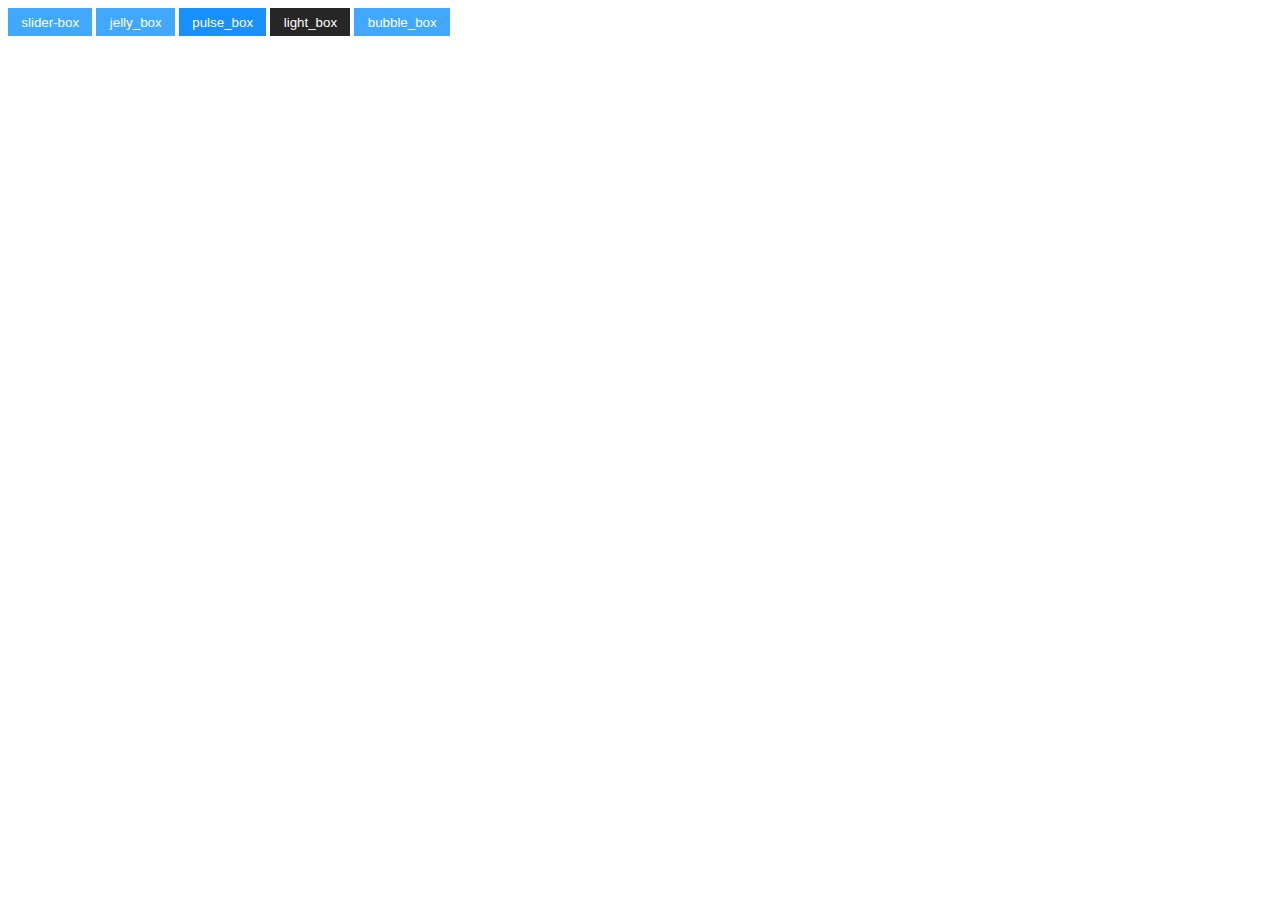
<file: button/index.html>
<!DOCTYPE html>
<html lang="en">
<head>
  <meta charset="UTF-8">
  <meta name="viewport" content="width=device-width, initial-scale=1.0">
  <title>Document</title>
  <link rel="stylesheet" href="./index.css">
</head>
<body>
  <div class="button_group">
    <!-- 划箱效果 -->
    <button class="slider_box">slider-box</button>
    <!-- 果冻效果 -->
    <button class="jelly_box">jelly_box</button>
    <!-- 脉冲效果 -->
    <button class="pulse_box">pulse_box</button>
    <!-- 闪光效果 -->
    <button class="light_box">light_box</button>
    <!-- 气泡效果 -->
    <button class="bubble_box">bubble_box</button>
  </div>
</body>
</html>
</file>
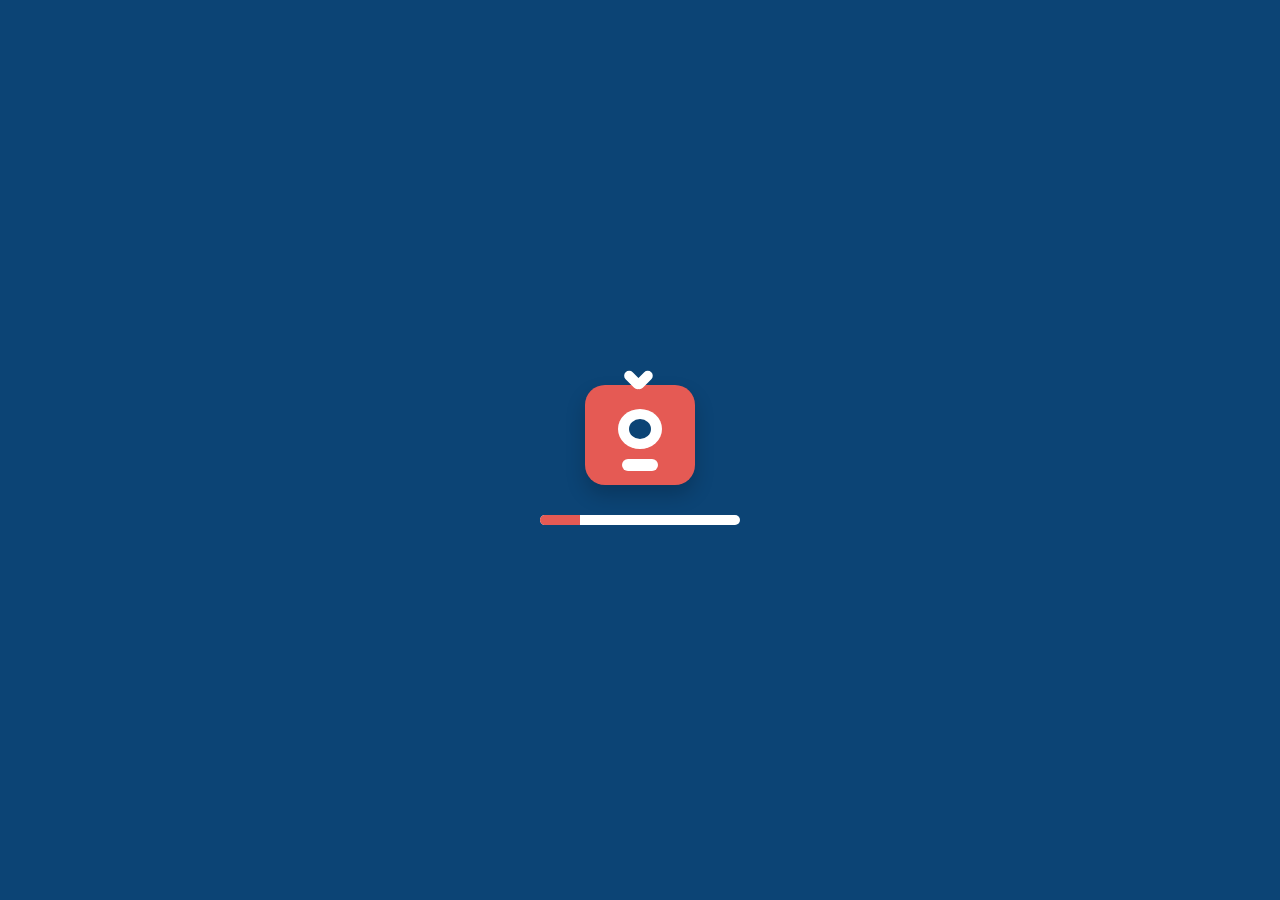
<file: cssloding/index.html>
<!DOCTYPE html>
<html lang="en">
  <head>
    <meta charset="UTF-8" />
    <meta name="viewport" content="width=device-width, initial-scale=1.0" />
    <title>Document</title>
    <link rel="stylesheet" href="style.css" />
  </head>
  <body>
    <div>
      <h2 class="monsterText">
        Hello <br />
        There
      </h2>
      <h3>We will eat you</h3>
    </div>
    <div class="monster">
      <div class="eye">
        <div class="eyeBall"></div>
      </div>
      <div class="mouth"></div>
    </div>
    <div class="monster blue">
      <div class="eye">
        <div class="eyeBall"></div>
      </div>
      <div class="mouth"></div>
    </div>
    <div class="pageLoading">
      <div class="monster">
        <div class="eye">
          <div class="eyeBall"></div>
        </div>
        <div class="mouth"></div>
      </div>
      <div class="loading">
        <div class="bar"></div>
      </div>
    </div>
  </body>
  <script src="../jquery/jquery-3.4.1.js"></script>
  <script src="./index.js"></script>
</html>
</file>
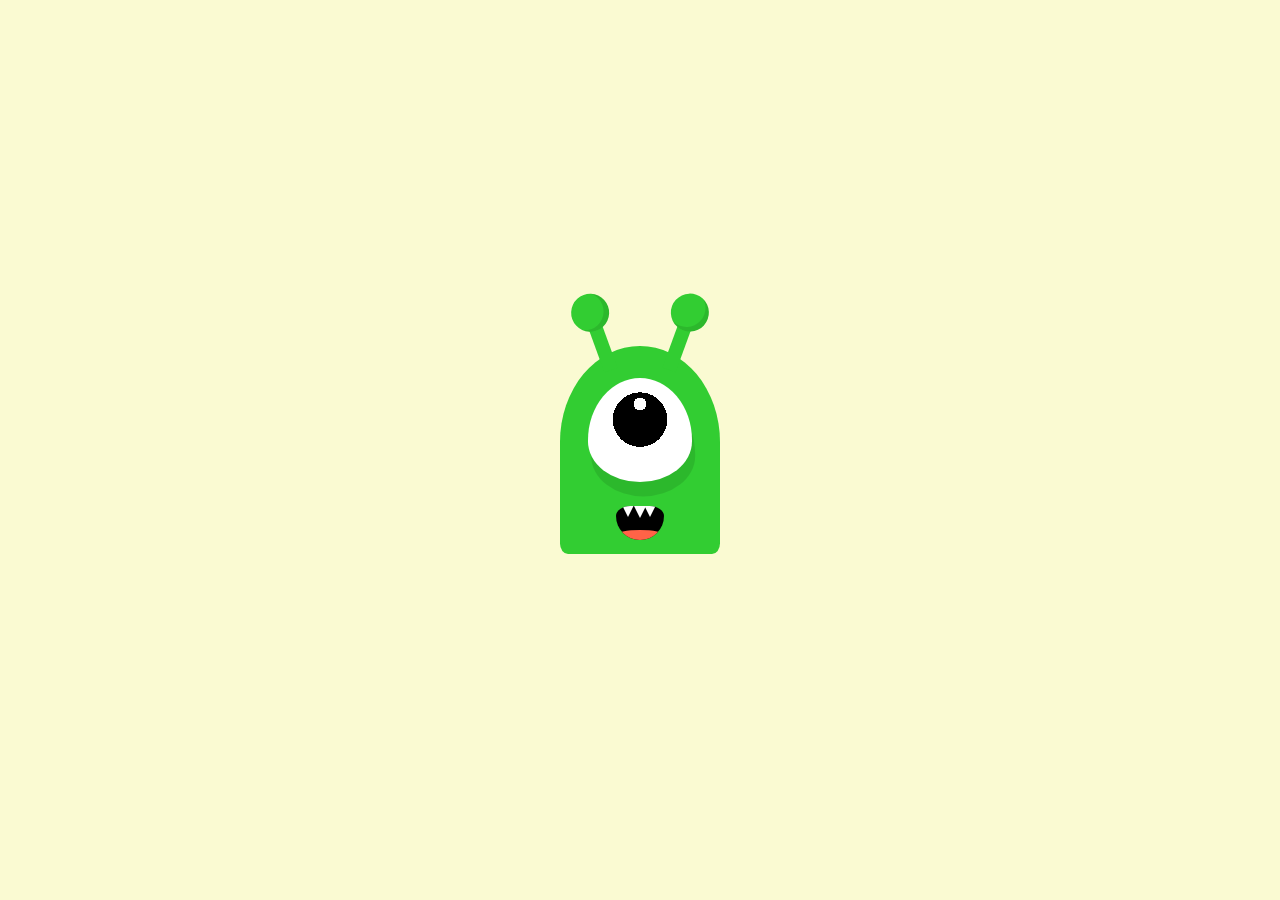
<file: monter/index.html>
<!DOCTYPE html>
<html lang="en">
<head>
  <meta charset="UTF-8">
  <meta name="viewport" content="width=device-width, initial-scale=1.0">
  <title>Document</title>
</head>
<style>
  body {
    margin: 0;
    height: 100vh;
    display: flex;
    align-items: center;
    justify-content: center;
    background: lightgoldenrodyellow;
  }
  .monster {
    width: 10em;
    height: 13em;
    color: limegreen;
    background: currentColor;
    border-radius:  5em 5em 5% 5%/6em 6em 5% 5%;
    position: relative;
  }
  .eye {
    position: absolute;
    width: 6.5em;
    height: 6.5em;
    background:
      radial-gradient(circle at 50% 25%, white 0.4em, transparent 0.4em),
      radial-gradient(circle at 50% 40%, black 1.7em, transparent 1.7em),
      white;
    border-radius:77% 77% 77% 77%/92% 92% 60% 60%;
    top: 2em;
    left: calc((10em - 6.5em)/2);
    box-shadow: 0.2em 0.9em 0 hsla(0, 0%, 0%, .1);
  }
  .mouth {
    position: absolute;
    width: 3em;
    height: 2.1em;
    background-color: black;
    bottom: 0.9em;
    left: calc((10em - 3em) / 2);
    border-radius: 70% 70% 3.5em 3.5em;
    overflow: hidden;
  }
  .mouth::before {
    content: '';
    position: absolute;
    width: inherit;
    height: .6em;
    background-color: tomato;
    border-radius: 50% 50% 0 0 ;
    bottom: 0;
  }
  .mouth .teeth,
  .mouth .teeth::after,
  .mouth .teeth::before
   {
    content: '';
    position: absolute;
    border-top: 0.8em solid white;
    border-left: 0.4em solid transparent;
    border-right: 0.4em solid transparent;
    left: 1.1em;
  }
  .mouth .teeth::before {
    top: -0.8em;
    left: -1.1em;
  }
  .mouth .teeth::after {
    top: -0.8em;
    left: 0.3em;
  }
  .ear {
    position: absolute;
    width: 2.4em;
    height: 4.5em;
    top: -3em;
    display: flex;
    justify-content: center;
    transform-origin: bottom;
  }
  .ear::before,
  .ear::after {
    content: '';
    position:absolute;
    background-color: currentColor;
  }
  .ear::before {
    width: 0.9em;
    height: inherit;
  }
  .ear::after {
    width: 2.4em;
    height: 2.4em;
    border-radius: 50%;
    top: -0.5em;
    box-shadow: inset -0.3em -0.2em 0 hsla(0, 0%, 0%, 0.1);
  }
  .ear.left {
    left: 2em;
    transform: rotate(-20deg);
  }
  .ear.right {
    transform: rotate(20deg);
    right: 2em;
  }
</style>
<body>
  <div class="monster">
    <div class="ear left"></div>
    <div class="ear right"></div>
    <div class="eye"></div>
    <div class="mouth">
      <div class="teeth"></div>
    </div>
  </div>
</body>
</html>
</file>
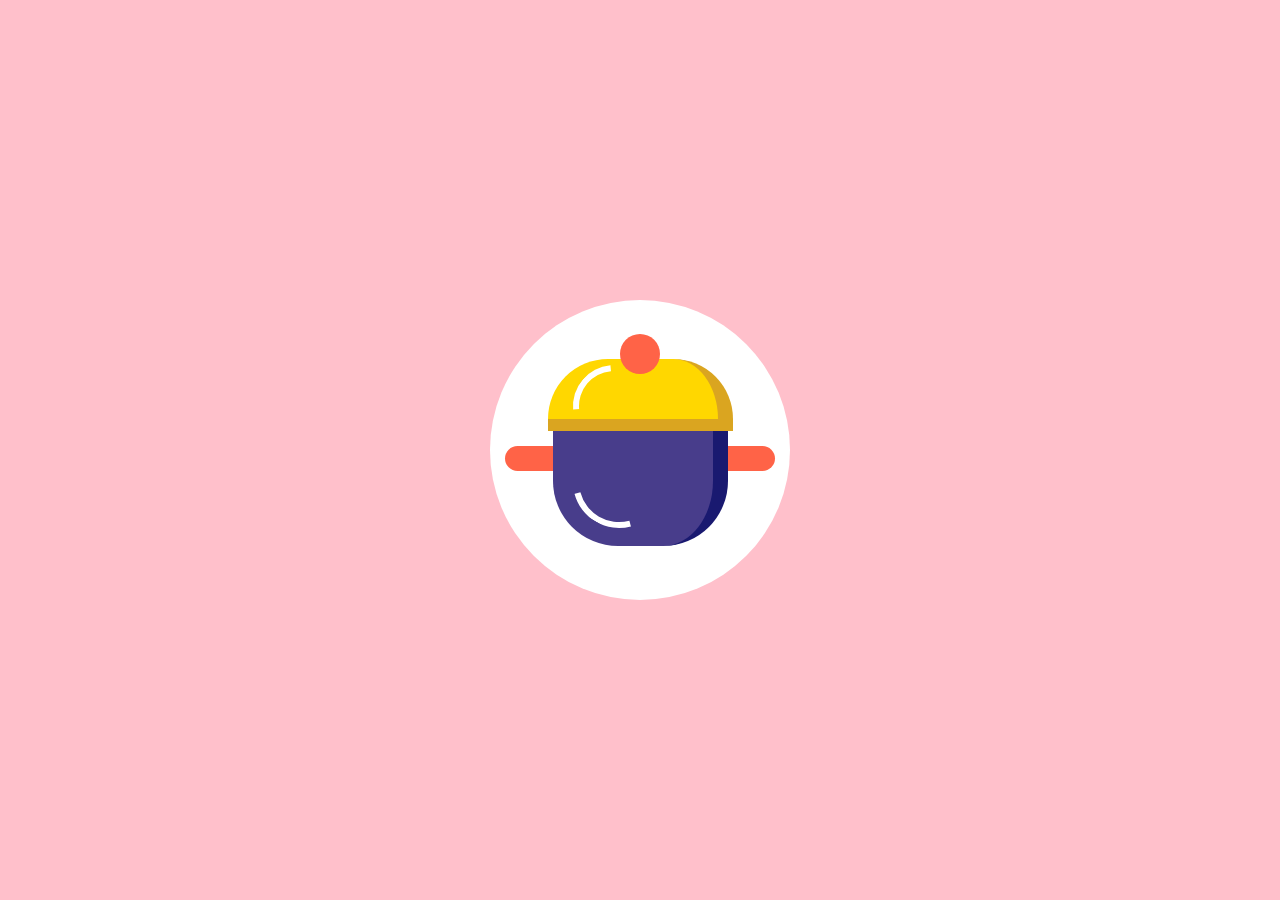
<file: Steamer/index.html>
<!DOCTYPE html>
<html lang="en">
  <head>
    <meta charset="UTF-8" />
    <meta name="viewport" content="width=device-width, initial-scale=1.0" />
    <title>Document</title>
  </head>
  <style>
    body {
      margin: 0;
      height: 100vh;
      display: flex;
      align-items: center;
      justify-content: center;
      background: pink;
    }
    .steamer {
      font-size: 10px;
      width: 30em;
      height: 30em;
      background: white;
      border-radius: 50%;
      display: flex;
      flex-direction: column;
      align-items: center;
      justify-content: center;
      position: relative;
      z-index: 1;
    }
    .pot {
      width: 16em;
      height: 12em;
      background: darkslateblue;
      border-radius: 0.5em 0.5em 6.5em 6.5em;
      border-right: 1.5em solid midnightblue;
      position: relative;
    }
    .pot::before {
      content: '';
      position: absolute;
      width: 27em;
      height: 2.5em;
      background: tomato;
      border-radius: 1.25em;
      top: 2em;
      left: calc((16em + 1.5em - 27em) / 2);
      z-index: -1;
    }
    .lid {
      width: 17em;
      height: 6em;
      background-color: gold;
      border-radius: 6em 6em 0 0;
      border-right: 1.5em solid goldenrod;
      border-bottom: 1.2em solid goldenrod;
      position: relative;
      top: 0.5em;
      z-index: 1;
    }
    .lid::before {
      content: '';
      position: absolute;
      width: 4em;
      height: 4em;
      background-color: tomato;
      border-radius: 50%;
      top: -2.5em;
      left: 7.25em;
    }
    .pot::after {
      content: '';
      position: absolute;
      width: 8em;
      height: 8em;
      border: 0.6em solid;
      border-color: transparent transparent white transparent;
      border-radius: 50%;
      top: 1em;
      left: 2em;
      transform: rotate(30deg);
    }
    .lid::after {
      content: '';
      position: absolute;
      width: 7em;
      height: 7em;
      border: 0.6em solid;
      border-color: transparent transparent transparent white;
      border-radius: 50%;
      top: .6em;
      left: 2.5em;
      transform: rotate(40deg);
    }
  </style>
  <body>
    <figure class="steamer">
      <div class="lid"></div>
      <div class="pot"></div>
    </figure>
  </body>
</html>
</file>
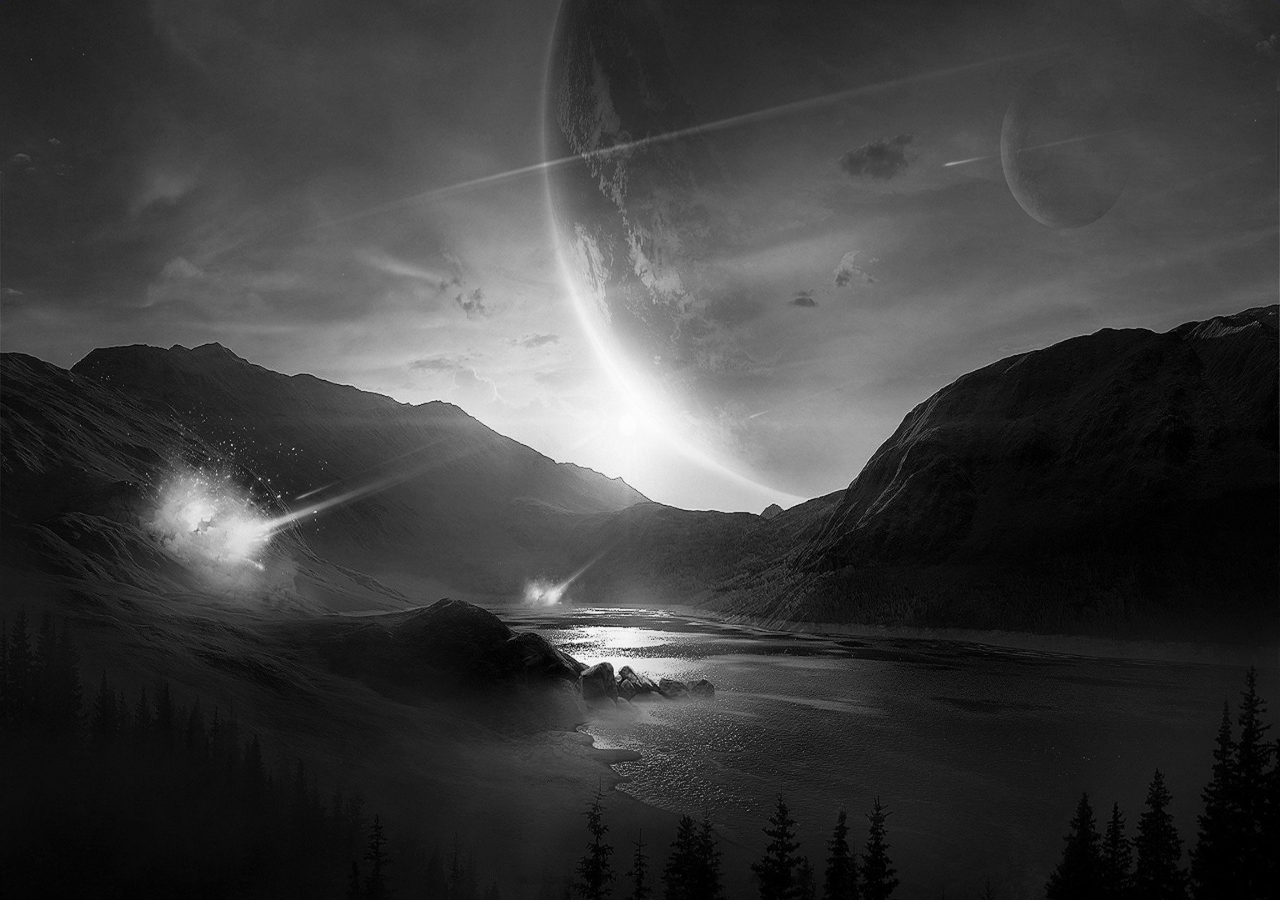
<file: 换色/index.html>
<!DOCTYPE html>
<html lang="en">
<head>
  <meta charset="UTF-8">
  <meta name="viewport" content="width=device-width, initial-scale=1.0">
  <title>Document</title>
  <style>
    html,body {
      width: 100%;
      height: 100%;
    }
    * {
      margin: 0;
      padding: 0;
    }
    img{
      width: 100%;
      height: 100%;
    }
    input {
      width: 100%;
      height: 100%;
      position: absolute;
      left: 0;
      top: 0;
      mix-blend-mode: hue;
    }
  </style>
</head>
<body>
  <input type="color">
  <img src="./land.jpg">
</body>
</html>
</file>
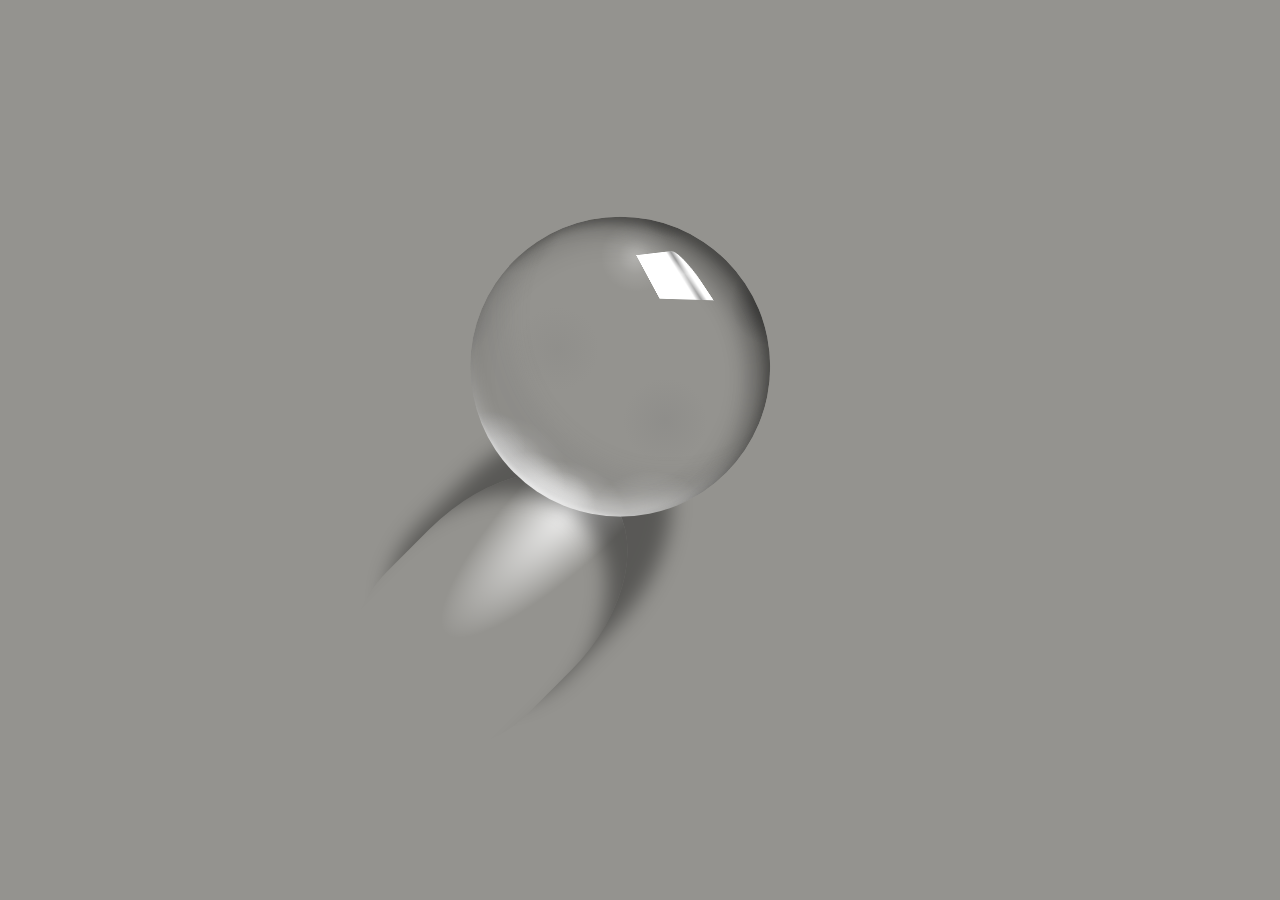
<file: 掘金上的css特效/ball.html>
<!DOCTYPE html>
<html lang="en">
  <head>
    <meta charset="UTF-8" />
    <meta name="viewport" content="width=device-width, initial-scale=1.0" />
    <title>Document</title>
    <style>
      /* https://medium.com/@ConceptsApp/the-transparency-of-a-glass-sphere-a7ef59bb9bfe */
      html,
      body {
        margin: 0;
        height: 100%;
        background-color: rgb(148, 147, 143);
      }

      div {
        top: 50%;
        left: 50%;
        width: 200px;
        height: 300px;
        border-radius: 50% 50% 30% 30%;
        /* border: 1px solid black; */
        position: absolute;
        transform: translate(-120%, 0%) rotateZ(45deg);
        background-image: radial-gradient(
          ellipse at top center,
          rgba(255, 255, 255, 1),
          transparent 50%
        );
        background-size: 150px 300px;
        background-position: 10px 0px;
        background-repeat: no-repeat;
        box-shadow: -5px -60px 20px 5px rgba(0, 0, 0, 0.4),
          inset 0px 50px 20px -15px rgba(0, 0, 0, 0.4);
      }

      div::before {
        content: '';
        top: -250px;
        left: -130px;
        width: 300px;
        height: 300px;
        border-radius: 50%;
        /* border: 1px solid black; */
        position: absolute;
        transform: rotate(-45deg);
        background-color: rgb(148, 147, 143);
        background-image: radial-gradient(
            circle,
            rgba(255, 255, 255, 0.3),
            rgba(255, 255, 255, 0.1) 25%,
            transparent 50%
          ),
          radial-gradient(ellipse, rgba(210, 210, 210, 0.7), transparent 50%),
          radial-gradient(ellipse, rgba(210, 210, 210, 0.7), transparent 50%),
          radial-gradient(ellipse, rgba(255, 255, 255, 0.7), transparent 50%),
          radial-gradient(ellipse, rgba(255, 255, 255, 0.7), transparent 50%),
          radial-gradient(ellipse, rgba(255, 255, 255, 0.4), transparent 50%),
          radial-gradient(ellipse, rgba(255, 255, 255, 0.5), transparent 50%),
          radial-gradient(ellipse, rgba(255, 255, 255, 0.7), transparent 50%),
          radial-gradient(ellipse, rgba(255, 255, 255, 0.5), transparent 50%),
          radial-gradient(ellipse, rgba(0, 0, 0, 0.1), transparent 60%),
          radial-gradient(ellipse, rgba(0, 0, 0, 0.2), transparent 60%),
          radial-gradient(ellipse, rgba(57, 57, 57, 0.5), transparent 50%),
          radial-gradient(ellipse, rgba(57, 57, 57, 0.5), transparent 50%),
          radial-gradient(ellipse, rgba(109, 109, 109, 0.1), transparent 50%),
          radial-gradient(ellipse, rgba(121, 121, 121, 0.2), transparent 50%);
        background-size:
    /* shine */ 100px 100px, /* light */ 100px 100px,
          100px 100px, 100px 100px, 100px 100px, 200px 200px, 200px 200px,
          200px 200px, 200px 200px, /* dark */ 100px 100px, 120px 120px,
          120px 120px, 120px 120px, 120px 120px, 120px 120px;
        background-position: 
    /* shine */ 58% -5%, /* light small */ -15% 90%,
          -5% 100%, 5% 110%, 20% 120%, /* light big */ -70% 170%, -35% 210%,
          -10% 215%, 80% 225%, /* dark */ -35% 25%, -10% -30%, 135% 15%,
          80% -45%, 15% 40%, 75% 80%;
        background-repeat: no-repeat;
        box-shadow: inset -5px 5px 8px 0px rgba(0, 0, 0, 0.15),
          inset -30px 15px 20px -10px rgba(0, 0, 0, 0.2),
          inset -10px 10px 30px 5px rgba(0, 0, 0, 0.2),
          inset -10px 10px 10px -5px rgba(0, 0, 0, 0.1),
          inset 12px -20px 5px -21px rgba(255, 255, 255, 0.8),
          inset 10px -30px 20px -20px rgba(255, 255, 255, 0.5),
          inset 50px -50px 20px -10px rgba(108, 108, 108, 0.15);
      }

      div::after {
        content: '';
        top: -240px;
        left: -40px;
        width: 60px;
        height: 80px;
        border-radius: 40px 0 0 0 / 15px 0 0 0;
        position: absolute;
        /* border: 1px solid black; */
        transform: perspective(100px) scaleY(0.5) rotateX(-5deg) rotateY(-15deg)
          rotateZ(25deg);
        background-color: white;
        background-image: linear-gradient(
            to right,
            transparent 20%,
            rgba(255, 255, 255, 0.5) 50%,
            transparent 100%
          ),
          linear-gradient(
            to top,
            transparent 70%,
            rgba(0, 0, 0, 0.4) 80%,
            rgba(0, 0, 0, 0.4) 80%,
            transparent 90%
          );
        filter: blur(0.5px);
      }

      @media only screen and (max-width: 800px) {
        div {
          transform: scale(0.5) translate(-140%, 0%) rotateZ(45deg);
        }
      }
    </style>
  </head>
  <body>
    <div></div>
  </body>
</html>
</file>
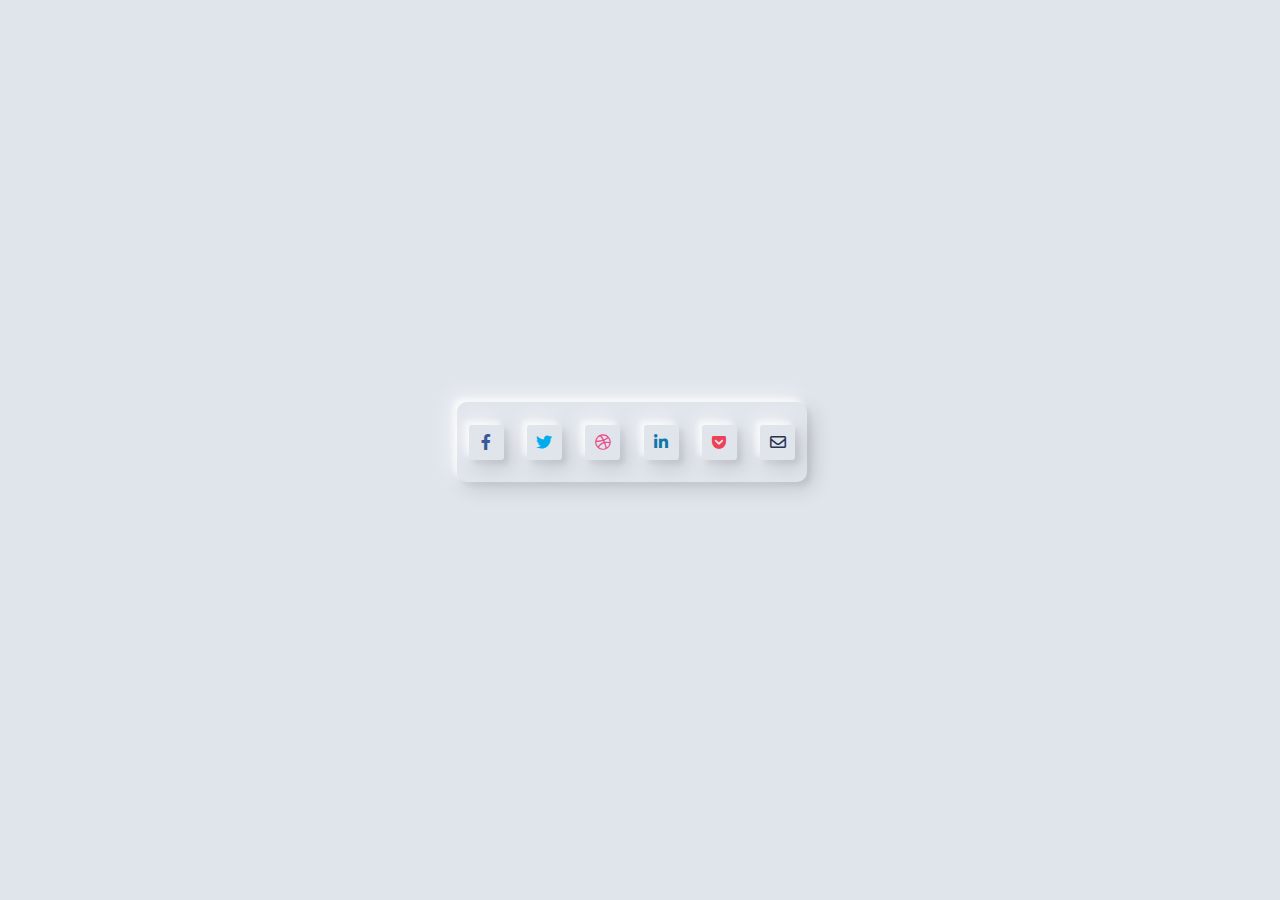
<file: 掘金上的css特效/icon.html>
<!DOCTYPE html>
<html lang="en">
  <head>
    <link href="https://s2.pstatp.com/cdn/expire-1-M/font-awesome/5.8.1/css/all.css" rel="stylesheet">
  </head>
  <style>
    body {
      display: flex;
      flex-direction: column;
      justify-content: center;
      align-items: center;
      height: 100vh;
      width: 100vw;
      margin: -8px;
      background: #e0e5ec;
    }

    .frame {
      display: flex;
      flex-direction: row;
      justify-content: space-around;
      align-items: center;
      height: 80px;
      width: 350px;
      position: relative;
      box-shadow: -7px -7px 20px 0px #fff9, -4px -4px 5px 0px #fff9,
        7px 7px 20px 0px #0002, 4px 4px 5px 0px #0001,
        inset 0px 0px 0px 0px #fff9, inset 0px 0px 0px 0px #0001,
        inset 0px 0px 0px 0px #fff9, inset 0px 0px 0px 0px #0001;
      transition: box-shadow 0.6s cubic-bezier(0.79, 0.21, 0.06, 0.81);
      border-radius: 10px;
    }

    .btn {
      height: 35px;
      width: 35px;
      border-radius: 3px;
      background: #e0e5ec;
      display: flex;
      flex-direction: column;
      justify-content: center;
      align-items: center;
      -webkit-tap-highlight-color: rgba(0, 0, 0, 0);
      -webkit-tap-highlight-color: transparent;
      box-shadow: -7px -7px 20px 0px #fff9, -4px -4px 5px 0px #fff9,
        7px 7px 20px 0px #0002, 4px 4px 5px 0px #0001,
        inset 0px 0px 0px 0px #fff9, inset 0px 0px 0px 0px #0001,
        inset 0px 0px 0px 0px #fff9, inset 0px 0px 0px 0px #0001;
      transition: box-shadow 0.6s cubic-bezier(0.79, 0.21, 0.06, 0.81);
      font-size: 16px;
      color: rgba(42, 52, 84, 1);
      text-decoration: none;
    }
    .btn:active {
      box-shadow: 4px 4px 6px 0 rgba(255, 255, 255, 0.5),
        -4px -4px 6px 0 rgba(116, 125, 136, 0.2),
        inset -4px -4px 6px 0 rgba(255, 255, 255, 0.5),
        inset 4px 4px 6px 0 rgba(116, 125, 136, 0.3);
    }
  </style>
  <body>
    <div class="frame">
      <a href="#" class="btn">
        <i class="fab fa-facebook-f" style="color: #3b5998;"></i>
      </a>
      <a href="#" class="btn">
        <i class="fab fa-twitter" style="color: #00acee;"></i>
      </a>
      <a href="#" class="btn">
        <i class="fab fa-dribbble" style="color: #ea4c89;"></i>
      </a>
      <a href="#" class="btn">
        <i class="fab fa-linkedin-in" style="color: #0e76a8;"></i>
      </a>
      <a href="#" class="btn">
        <i class="fab fa-get-pocket" style="color: #ee4056;"></i>
      </a>
      <a href="#" class="btn">
        <i class="far fa-envelope"></i>
      </a>
    </div>
  </body>
</html>
</file>
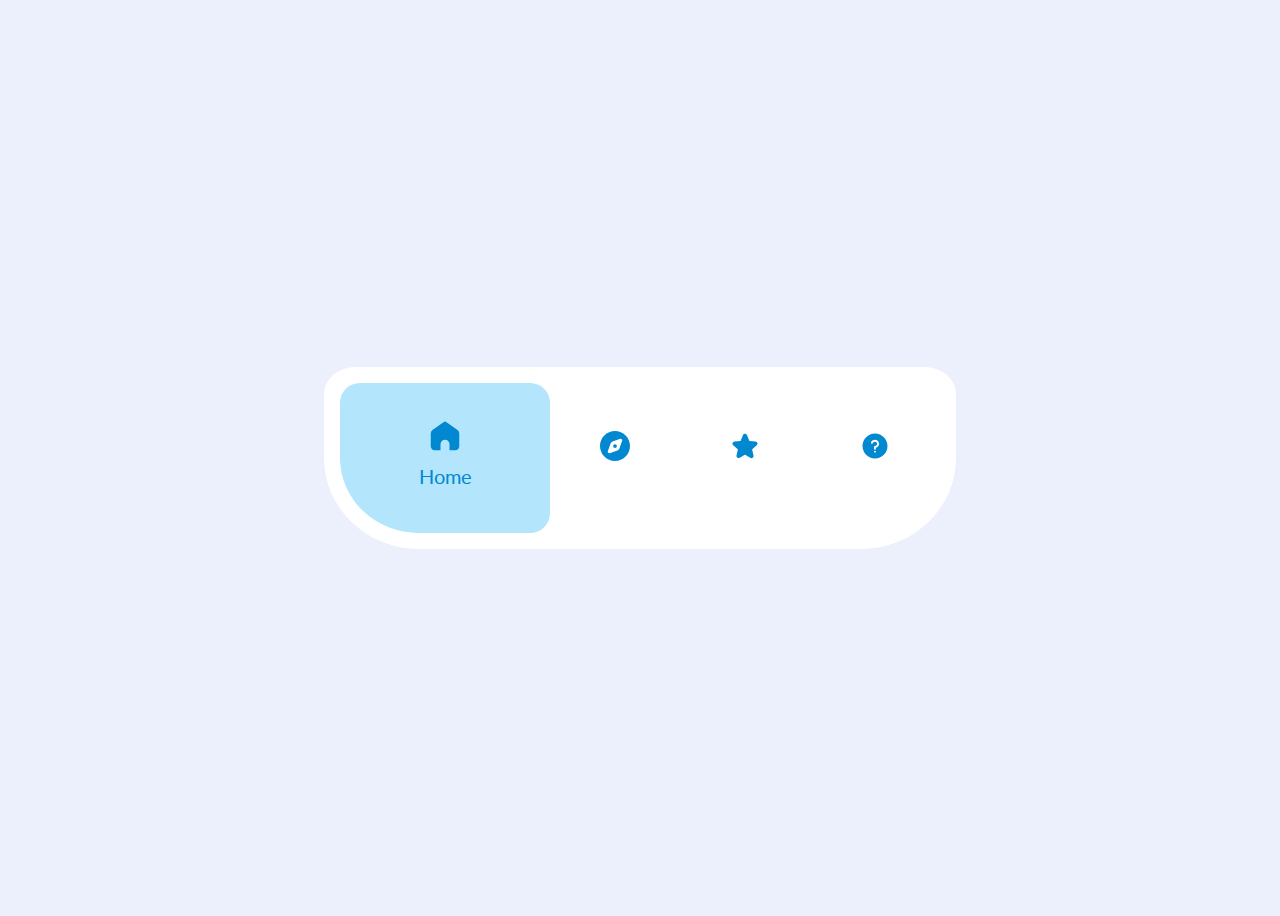
<file: 掘金上的css特效/nav_tab.html>
<!DOCTYPE html>
<html lang="en">
  <head>
    <meta charset="UTF-8" />
    <meta name="viewport" content="width=device-width, initial-scale=1.0" />
    <title>Document</title>
    <style>
      @import url(https://fonts.googleapis.com/css?family=Lato);
      body {
        display: flex;
        justify-content: center;
        align-items: center;
        height: 100vh;
        font-family: Lato, sans-serif;
        background: #eceffc;
      }

      .navtab {
        --navtab-width: 600px;
        --navtab-item-width: calc(var(--navtab-width) / 4 - 20px);
        --navtab-overlay-width: calc(var(--navtab-item-width) + 80px);
        --active-index: 0;
        position: relative;
        width: var(--navtab-width);
        height: 150px;
        background: white;
        border: 1em solid white;
        border-radius: 5% 5% 15% 15% / 15% 15% 50% 50%;
        overflow: hidden;
      }
      .navtab ul {
        display: flex;
        justify-content: center;
        align-items: center;
        width: 100%;
        height: 100%;
        padding: 0;
        margin: 0;
        list-style-type: none;
      }
      .navtab ul .navtab-item {
        display: flex;
        justify-content: center;
        align-items: center;
        z-index: 2;
        flex-direction: column;
        width: var(--navtab-item-width);
        height: 100%;
        color: #0288d1;
        cursor: pointer;
        transition: 0.5s ease;
      }
      .navtab ul .navtab-item svg {
        transition: 0.5s ease;
      }
      .navtab ul .navtab-item span {
        font-size: 20px;
        user-select: none;
        opacity: 0;
        transition: 0.5s ease;
      }
      .navtab ul .navtab-item.active {
        width: var(--navtab-overlay-width);
      }
      .navtab ul .navtab-item.active svg {
        transform: translateY(-10px);
      }
      .navtab ul .navtab-item.active span {
        opacity: 1;
      }
      .navtab::after {
        position: absolute;
        content: '';
        top: 0;
        left: 0;
        height: 100%;
        width: var(--navtab-overlay-width);
        background: #b3e5fc;
        border-radius: 20px;
        transform: translateX(
          calc(var(--navtab-item-width) * var(--active-index))
        );
        transition: 0.5s ease;
      }
    </style>
  </head>
  <body>
    <nav class="navtab">
      <ul>
        <li class="navtab-item active">
          <svg
            t="1580196202692"
            class="icon"
            viewBox="0 0 1024 1024"
            version="1.1"
            xmlns="http://www.w3.org/2000/svg"
            p-id="781"
            width="36"
            height="36"
          >
            <path
              d="M555.541333 117.994667l312.874667 224.565333A117.333333 117.333333 0 0 1 917.333333 437.866667V800c0 64.8-52.533333 117.333333-117.333333 117.333333H640V746.666667c0-70.688-57.312-128-128-128s-128 57.312-128 128v170.666666H224c-64.8 0-117.333333-52.533333-117.333333-117.333333V437.877333a117.333333 117.333333 0 0 1 48.917333-95.317333l312.874667-224.565333a74.666667 74.666667 0 0 1 87.082666 0z"
              p-id="782"
              fill="currentColor"
            ></path>
          </svg>
          <span>Home</span>
        </li>
        <li class="navtab-item">
          <svg
            t="1580196351612"
            class="icon"
            viewBox="0 0 1024 1024"
            version="1.1"
            xmlns="http://www.w3.org/2000/svg"
            p-id="1159"
            width="36"
            height="36"
          >
            <path
              d="M512 85.333333c235.637333 0 426.666667 191.029333 426.666667 426.666667S747.637333 938.666667 512 938.666667 85.333333 747.637333 85.333333 512 276.362667 85.333333 512 85.333333z m149.162667 222.901334L444.16 386.357333a96 96 0 0 0-57.802667 57.813334l-78.122666 216.992a42.666667 42.666667 0 0 0 54.602666 54.602666l217.002667-78.122666a96 96 0 0 0 57.802667-57.813334l78.122666-216.992a42.666667 42.666667 0 0 0-54.602666-54.602666zM512 565.333333a53.333333 53.333333 0 1 0 0-106.666666 53.333333 53.333333 0 0 0 0 106.666666z"
              p-id="1160"
              fill="currentColor"
            ></path>
          </svg>
          <span>Explore</span>
        </li>
        <li class="navtab-item">
          <svg
            t="1580196428669"
            class="icon"
            viewBox="0 0 1024 1024"
            version="1.1"
            xmlns="http://www.w3.org/2000/svg"
            p-id="2609"
            width="30"
            height="30"
          >
            <path
              d="M335.008 916.629333c-35.914667 22.314667-82.88 10.773333-104.693333-25.557333a77.333333 77.333333 0 0 1-8.96-57.429333l46.485333-198.24a13.141333 13.141333 0 0 0-4.021333-12.864l-152.16-132.586667c-31.605333-27.52-35.253333-75.648-8.234667-107.733333a75.68 75.68 0 0 1 51.733333-26.752L354.848 339.2c4.352-0.362667 8.245333-3.232 10.026667-7.594667l76.938666-188.170666c16.032-39.2 60.618667-57.92 99.52-41.461334a76.309333 76.309333 0 0 1 40.832 41.461334l76.938667 188.16c1.781333 4.373333 5.674667 7.253333 10.026667 7.605333l199.712 16.277333c41.877333 3.413333 72.885333 40.458667 69.568 82.517334a76.938667 76.938667 0 0 1-26.08 51.978666l-152.16 132.586667c-3.541333 3.082667-5.141333 8.074667-4.021334 12.853333l46.485334 198.24c9.621333 41.013333-15.36 82.336-56.138667 92.224a75.285333 75.285333 0 0 1-57.525333-9.237333l-170.976-106.24a11.296 11.296 0 0 0-12.010667 0l-170.986667 106.24z"
              p-id="2610"
              fill="currentColor"
            ></path>
          </svg>
          <span>Collection</span>
        </li>
        <li class="navtab-item">
          <svg
            t="1580196480651"
            class="icon"
            viewBox="0 0 1024 1024"
            version="1.1"
            xmlns="http://www.w3.org/2000/svg"
            p-id="2891"
            width="30"
            height="30"
          >
            <path
              d="M512 85.333333c235.637333 0 426.666667 191.029333 426.666667 426.666667S747.637333 938.666667 512 938.666667 85.333333 747.637333 85.333333 512 276.362667 85.333333 512 85.333333z m0 586.666667a32 32 0 1 0 0 64 32 32 0 0 0 0-64z m-2.517333-373.333333c-48.416 0-92.746667 24.16-118.613334 63.413333a137.088 137.088 0 0 0-15.978666 33.237333 32 32 0 0 0 60.906666 19.690667c2.016-6.24 4.885333-12.202667 8.522667-17.717333C458.4 375.914667 482.709333 362.666667 509.482667 362.666667 552.277333 362.666667 586.666667 396.266667 586.666667 437.333333s-34.4 74.666667-77.194667 74.666667a32 32 0 0 0-32 32v64a32 32 0 0 0 64 0v-35.584C603.946667 558.197333 650.666667 503.232 650.666667 437.333333c0-76.757333-63.381333-138.666667-141.194667-138.666666z"
              p-id="2892"
              fill="currentColor"
            ></path>
          </svg>
          <span>Help</span>
        </li>
      </ul>
    </nav>
  </body>
  <script>
    'use strict';
    var navtab = document.querySelector('nav.navtab');
    var navtabItems = document.querySelectorAll('li.navtab-item');
    navtabItems.forEach(function (navtabItem, activeIndex) {
      return navtabItem.addEventListener('click', function () {
        navtabItems.forEach(function (navtabItem) {
          return navtabItem.classList.remove('active');
        });
        navtabItem.classList.add('active');
        navtab.style.setProperty('--active-index', '' + activeIndex);
      });
    });
  </script>
</html>
</file>
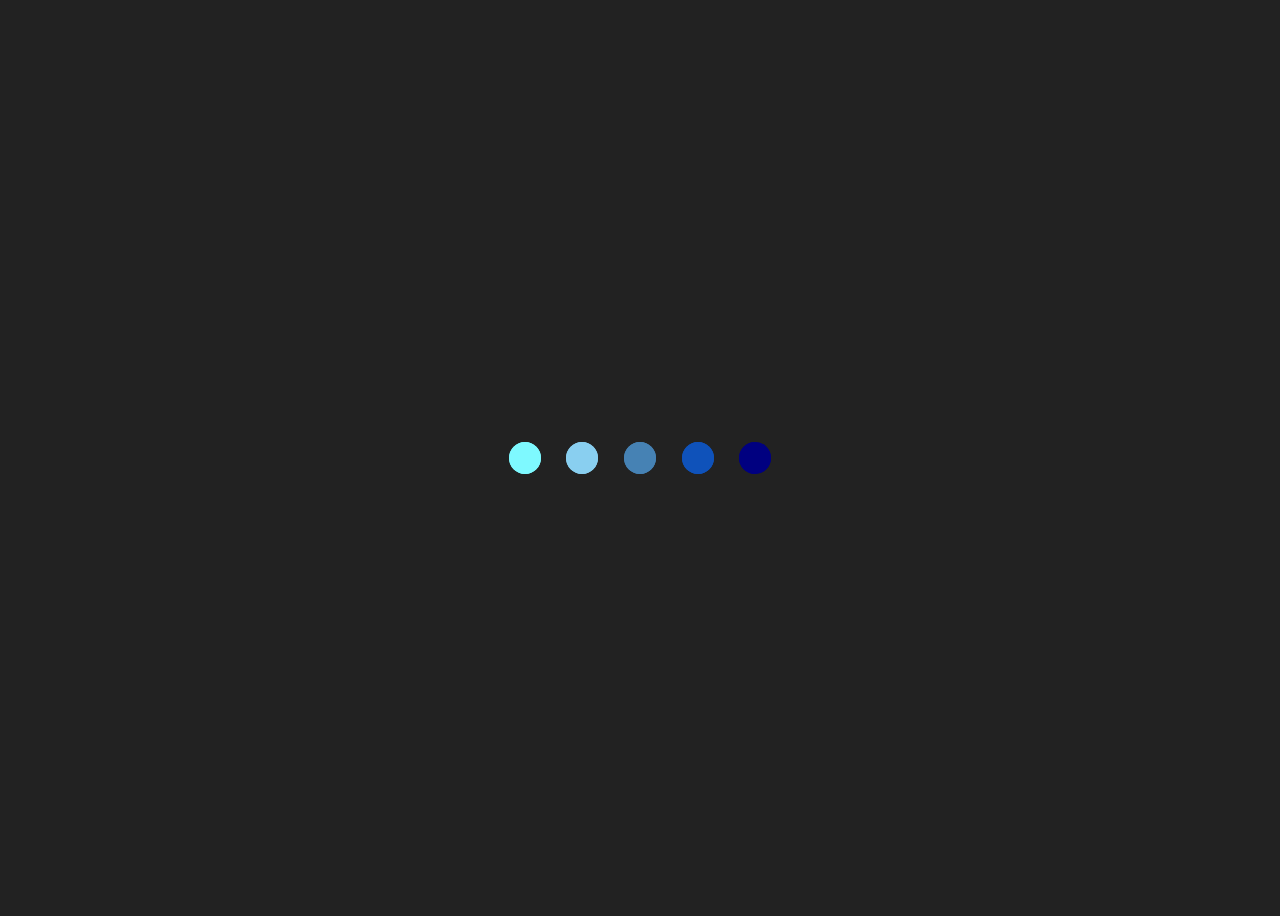
<file: 掘金上的css特效/wave.html>
<!DOCTYPE html>
<html lang="en">
  <head>
    <meta charset="UTF-8" />
    <meta name="viewport" content="width=device-width, initial-scale=1.0" />
    <title>Document</title>
    <style>
      body {
        display: flex;
        height: 100vh;
        justify-content: center;
        align-items: center;
        background: #222;
      }

      .loading {
        display: flex;
        animation-delay: 1s;
      }
      .loading .dot {
        position: relative;
        width: 2em;
        height: 2em;
        margin: 0.8em;
        border-radius: 50%;
      }
      .loading .dot::before {
        position: absolute;
        content: '';
        width: 100%;
        height: 100%;
        background: inherit;
        border-radius: inherit;
        animation: wave 2s ease-out infinite;
      }
      .loading .dot:nth-child(1) {
        background: #7ef9ff;
      }
      .loading .dot:nth-child(1)::before {
        animation-delay: 0.2s;
      }
      .loading .dot:nth-child(2) {
        background: #89cff0;
      }
      .loading .dot:nth-child(2)::before {
        animation-delay: 0.4s;
      }
      .loading .dot:nth-child(3) {
        background: #4682b4;
      }
      .loading .dot:nth-child(3)::before {
        animation-delay: 0.6s;
      }
      .loading .dot:nth-child(4) {
        background: #0f52ba;
      }
      .loading .dot:nth-child(4)::before {
        animation-delay: 0.8s;
      }
      .loading .dot:nth-child(5) {
        background: #000080;
      }
      .loading .dot:nth-child(5)::before {
        animation-delay: 1s;
      }

      @keyframes wave {
        50%,
        75% {
          transform: scale(2.5);
        }
        80%,
        100% {
          opacity: 0;
        }
      }
    </style>
  </head>
  <body>
    <div class="loading">
      <div class="dot"></div>
      <div class="dot"></div>
      <div class="dot"></div>
      <div class="dot"></div>
      <div class="dot"></div>
    </div>
  </body>
</html>
</file>
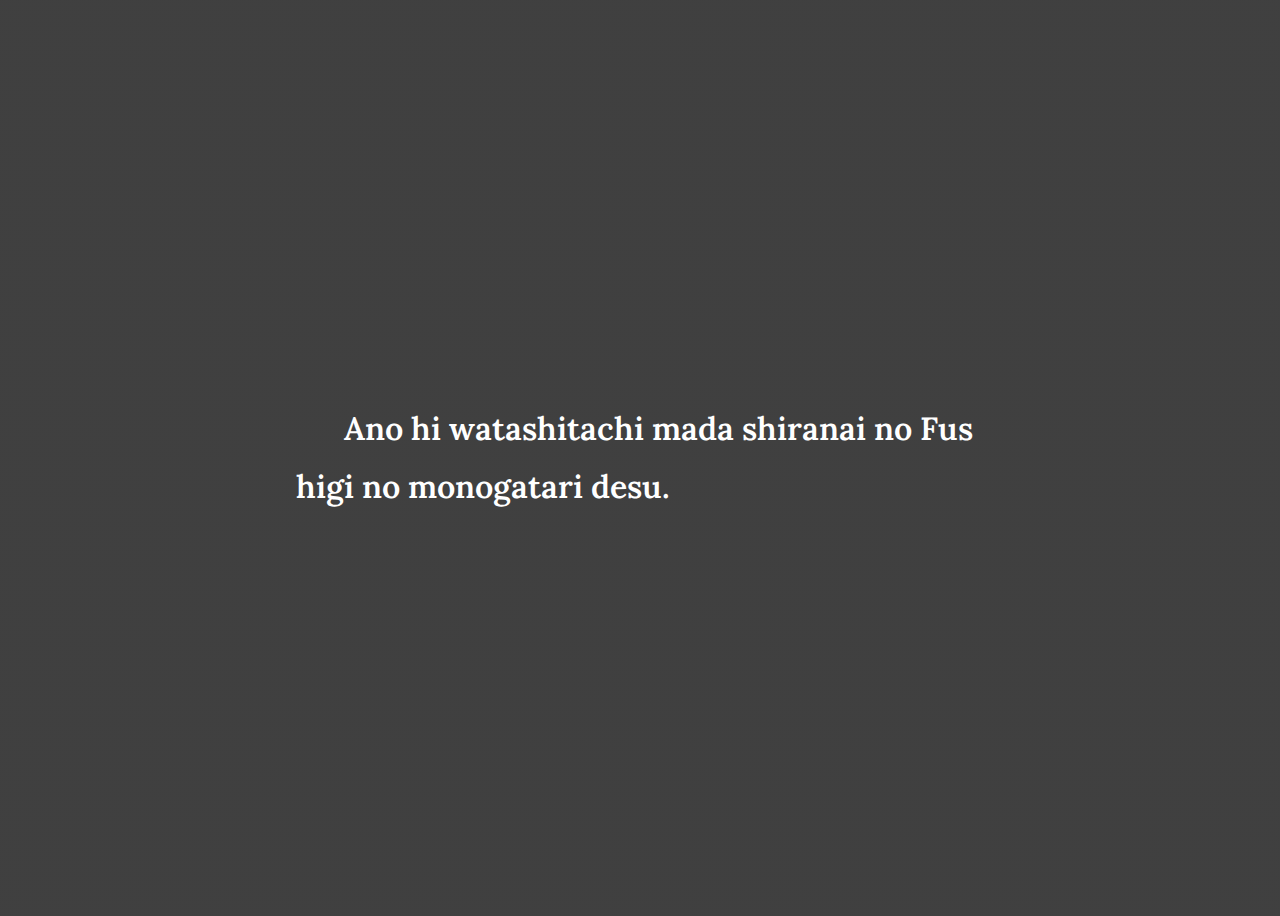
<file: 掘金上的css特效/wave_text.html>
<!DOCTYPE html>
<html lang="en">
  <head>
    <meta charset="UTF-8" />
    <meta name="viewport" content="width=device-width, initial-scale=1.0" />
    <title>Document</title>
    <style>
      @import url('https://fonts.googleapis.com/css?family=Lora:400,400i,700');
      body {
        display: flex;
        flex-direction: column;
        height: 100vh;
        justify-content: center;
        align-items: center;
        background-image: linear-gradient(
            rgba(16, 16, 16, 0.8),
            rgba(16, 16, 16, 0.8)
          ),
          url(https://i.loli.net/2019/10/18/buDT4YS6zUMfHst.jpg);
        background-size: cover;
      }

      p {
        margin: 0 9em;
        font-size: 2em;
        font-weight: 600;
      }

      .landIn {
        display: flex;
        flex-wrap: wrap;
        line-height: 1.8;
        color: white;
        font-family: Lora, serif;
        white-space: pre;
      }
      .landIn span {
        animation: landIn 0.8s ease-out both;
      }

      @keyframes landIn {
        from {
          opacity: 0;
          transform: translateY(-20%);
        }
        to {
          opacity: 1;
          transform: translateY(0);
        }
      }
    </style>
  </head>
  <body>
    <p class="landIn">
      Ano hi watashitachi mada shiranai no Fushigi no monogatari desu.
    </p>
  </body>
  <script>
    let landInTexts = document.querySelectorAll('.landIn');
    landInTexts.forEach((landInText) => {
      let letters = landInText.textContent.split('');
      landInText.textContent = '';
      letters.forEach((letter, i) => {
        let span = document.createElement('span');
        span.textContent = letter;
        span.style.animationDelay = `${i * 0.05}s`;
        landInText.append(span);
      });
    });
  </script>
</html>
</file>
<file: button/index.css>
.button_group .slider_box {
  outline: none;
  border: none;
  z-index: 1;
  position: relative;
  color: white;
  background: #40a9ff;
  padding: 0.5em 1em;
}
.button_group .slider_box::before {
  content: '';
  z-index: -1;
  position: absolute;
  top: 0;
  bottom: 0;
  left: 0;
  right: 0;
  background-color: #fa541c;
  transform-origin: center bottom;
  transform: scaleY(0);
  transition: transform 0.4s ease-in-out;
}

.button_group .slider_box:hover {
  cursor: pointer;
}
.button_group .slider_box:hover::before {
  transform-origin: center top;
  transform: scaleY(1);
}

.button_group .jelly_box {
  z-index: 1;
  color: #fff;
  background: #40a9ff;
  outline: none;
  border: none;
  padding: 0.5em 1em;
}

.button_group .jelly_box:hover {
  cursor: pointer;
  animation: jelly 0.5s;
}
@keyframes jelly {
  0%,
  100% {
    transform: scale(1, 1);
  }
  25%,
  75% {
    transform: scale(0.9, 1.1);
  }
  50% {
    transform: scale(1.1, 0.9);
  }
}

.button_group .pulse_box {
  position: relative;
  z-index: 1;
  border: none;
  outline: none;
  padding: 0.5em 1em;
  color: #fff;
  background-color: #1890ff;
}
.button_group .pulse_box:hover {
  cursor: pointer;
}
.button_group .pulse_box::before {
  content: '';
  position: absolute;
  left: 0;
  right: 0;
  top: 0;
  bottom: 0;
  border: 4px solid #1890ff;
  transform: scale(1);
  transform-origin: center;
}
.button_group .pulse_box:hover::before {
  transition: all 0.5s ease-out;
  border: 1px solid #e6f7ff;
  transform: scale(1.25);
  opacity: 0;
}

.button_group .light_box {
  outline: none;
  border: none;
  z-index: 1;
  position: relative;
  color: white;
  background: #262626;
  padding: 0.5em 1em;
  overflow: hidden;
  --shine-width: 1.25em;
}

.button_group .light_box::after {
  content: '';
  z-index: -1;
  position: absolute;
  background: #595959;
  top: -50%;
  left: 0%;
  bottom: -50%;
  width: 1.25em;
  transform: translate3d(-200%, 0, 0) rotate(35deg);
}

.button_group .light_box:hover {
  cursor: pointer;
}
.button_group .light_box:hover::after {
  transition: transform 0.5s ease-in-out;
  transform: translate3d(500%, 0, 0) rotate(35deg);
}

.button_group .bubble_box {
  outline: none;
  border: none;
  cursor: pointer;
  color: #fff;
  position: relative;
  padding: 0.5em 1em;
  background-color: #40a9ff;
  z-index: 1;
  overflow: hidden;
}

.button_group .bubble_box::before {
  z-index: -1;
  content: '';
  position: absolute;
  top: 50%;
  left: 50%;
  width: 1em;
  height: 1em;
  border-radius: 50%;
  background-color: #9254de;
  transform-origin: center;
  transform: translate3d(-50%, -50%, 0) scale(0, 0);
  transition: transform 0.45s ease-in-out;
}

.button_group .bubble_box:hover::before {
  transform: translate3d(-50%, -50%, 0) scale(15,15);
}
</file>
<file: cssloding/style.css>
* {
  margin: 0;
  padding: 0;
}

html,
body {
  width: 100%;
  height: 100%;
  background-color: #e92f5a;
  display: flex;
  justify-content: center;
  align-items: center;
}

.monster {
  position: relative;
  width: 110px;
  height: 100px;
  border-radius: 20px;
  background-color: #e55a54;
  margin: 10px;
  display: flex;
  justify-content: center;
  align-items: center;
  flex-direction: column;
  box-shadow: 0 10px 20px rgba(0, 0, 0, 0.2);
  animation: jumping 0.8s infinite alternate;
}
.monster::before,
.monster::after {
  position: absolute;
  content: '';
  display: block;
  width: 20%;
  height: 10px;
  border-radius: 10px;
  background-color: #fff;
  top: -10px;
  left: 50%;
}
.monster::before {
  transform: translateX(-80%) rotate(45deg);
}
.monster::after {
  transform: translateX(-34%) rotate(-45deg);
}
.monster .eye {
  width: 40%;
  height: 40%;
  border-radius: 50%;
  background-color: #fff;
  margin: 10px;
  display: flex;
  justify-content: center;
  align-items: center;
}
.monster .eye .eyeBall {
  width: 50%;
  height: 50%;
  border-radius: 50%;
  background-color: #0c4475;
  animation: eyemove 1.6s infinite alternate;
}
.monster .mouth {
  width: 32%;
  height: 12px;
  border-radius: 12px;
  background-color: #fff;
}

.monster.blue {
  animation-delay: 0.5s;
  background-color: #0c4475;
}
.monster.blue .eyeBall,
.monster.blue .mouth {
  background-color: #e92f5a;
}

@keyframes jumping {
  50% {
    top: 0;
    box-shadow: 0 10px 20px rgba(0, 0, 0, 0.2);
  }
  100% {
    top: -50px;
    box-shadow: 0 120px 20px rgba(0, 0, 0, 0.1);
  }
}

@keyframes eyemove {
  0%,
  10% {
    transform: translateX(-50%);
  }
  90%,
  100% {
    transform: translateX(50%);
  }
}



.pageLoading {
  position: fixed;
  top: 0;
  left: 0;
  background-color: #0c4475;
  width: 100%;
  height: 100%;
  display: flex;
  justify-content: center;
  align-items: center;
  flex-direction: column;
  transition: 0.5s all;

}

.pageLoading .loading{
  margin-top: 20px;
  width: 200px;
  height: 10px;
  background-color: #fff;
  border-radius: 5px;
  overflow: hidden;
}
.pageLoading .loading .bar {
  width: 0%;
  height: 100%;
  background-color: #e55a54;
}
.pageLoading.complete {
  opacity: 0;
}
.pageLoading.complete  .monster {
  transition: 0.5s all;
  transform:  scale(0.1) rotateZ(360deg);
}
</file>
